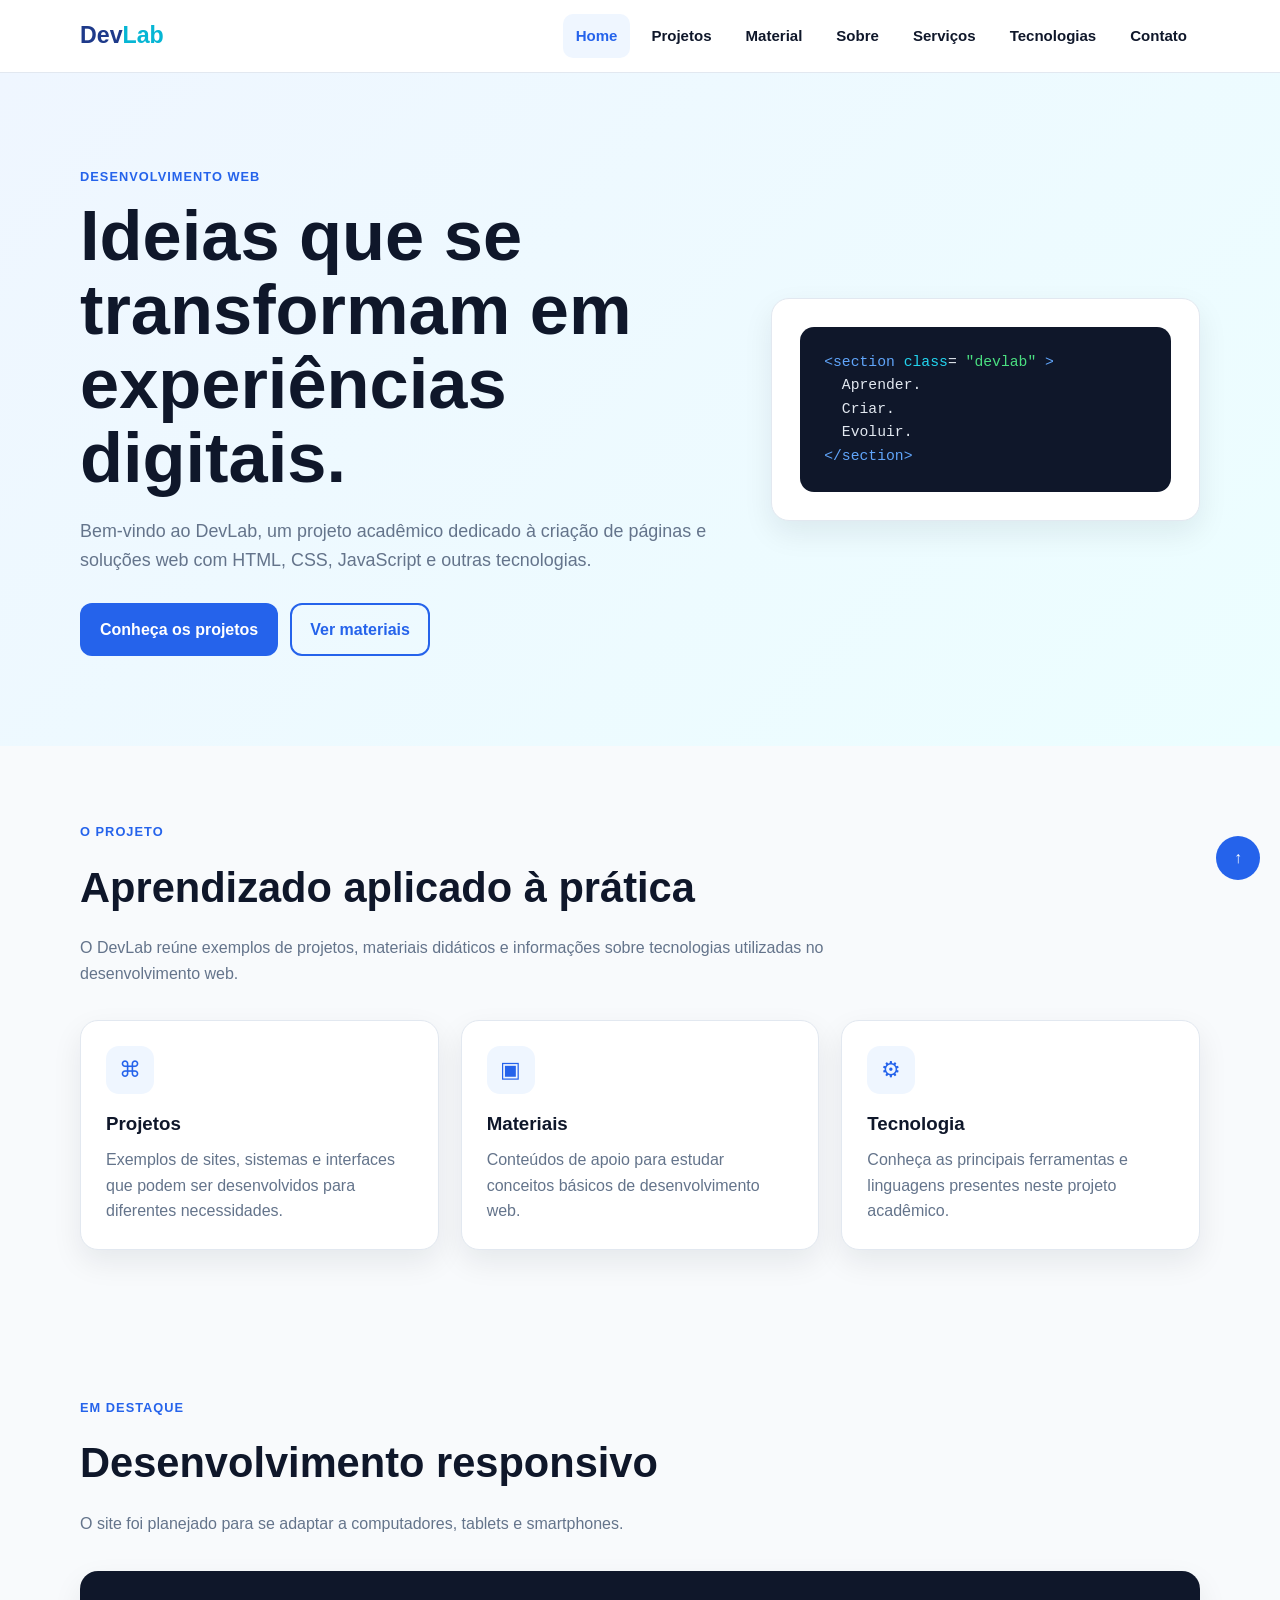
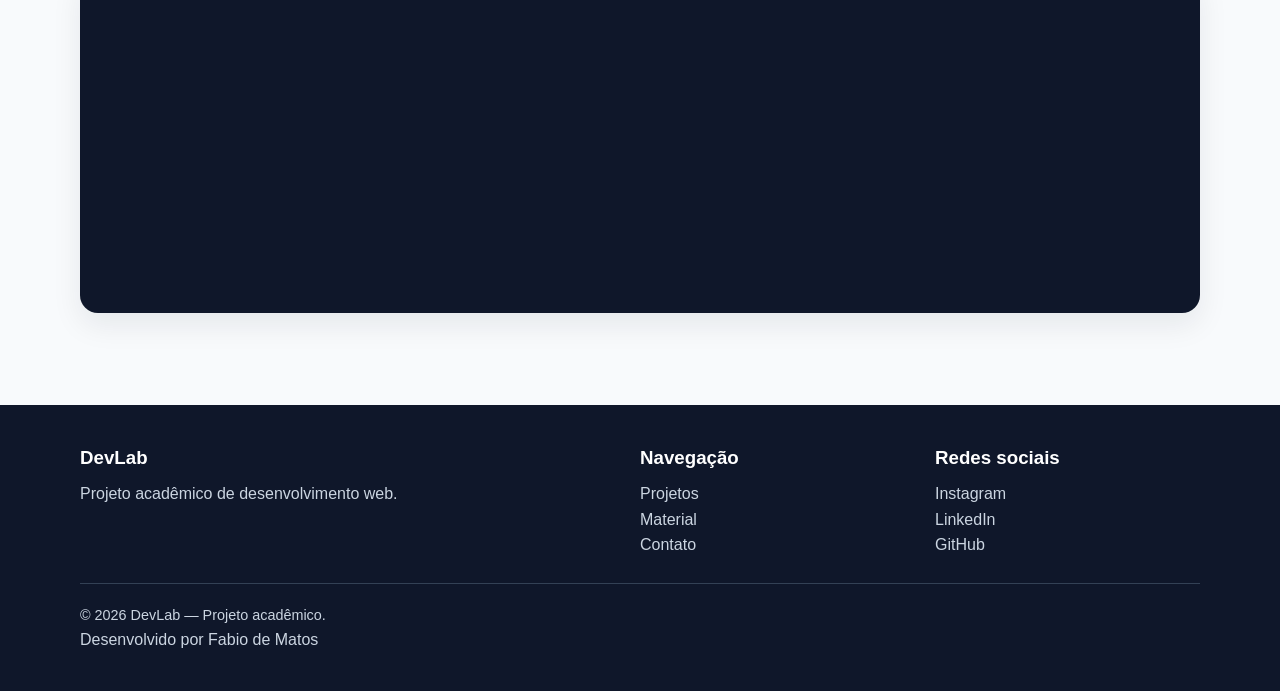
<file: index.html>
<!--
Projeto desenvolvido como atividade acadêmica da disciplina Desenvolvimento Web III, sob responsabilidade do
Prof. Dr. Márcio Rodrigo Santos - TADS - IFPR/Campus Colombo, além de figurar no meu portfólio do GitHub 
como projeto de prática e consolidação de habilidades como desenvolvedor web FullStack.

Desenvolvedor: Fabio de Matos
-->

<!DOCTYPE html>
    <html lang="pt-br">
    <head>
        <meta charset="UTF-8">
        <meta name="viewport" content="width=device-width, initial-scale=1.0">
        <meta name="description" content="DevLab - projetos, materiais e conhecimentos em desenvolvimento web.">
        <link rel="icon" href="favicon.ico">
        <link rel="stylesheet" href="css/style.css">
        <title>DevLab | Home</title>
    </head>
    <body>
        <header>
            <div class="container nav">
                <a class="logo" href="index.html">Dev<span>Lab</span></a>
                <nav>
                    <ul>
                        <li><a href="index.html">Home</a></li>
                        <li><a href="projetos.html">Projetos</a></li>
                        <li><a href="material.html">Material</a></li>
                        <li><a href="sobre.html">Sobre</a></li>
                        <li><a href="servicos.html">Serviços</a></li>
                        <li><a href="tecnologias.html">Tecnologias</a></li>
                        <li><a href="contato.html">Contato</a></li>
                    </ul>
                </nav>
            </div>
        </header>
        <main>
            <section class="hero">
                <div class="container hero-grid">
                    <div class="reveal">
                        <span class="eyebrow">Desenvolvimento Web</span>
                        <h1>Ideias que se transformam em experiências digitais.</h1>
                        <p class="lead">Bem-vindo ao DevLab, um projeto acadêmico dedicado à criação de páginas e 
                            soluções web com HTML, CSS, JavaScript e outras tecnologias.
                        </p>
                        <div class="btns">
                            <a class="btn btn-primary" href="projetos.html">Conheça os projetos</a>
                            <a class="btn btn-outline" href="material.html">Ver materiais</a>
                        </div>
                    </div>
                    <div class="hero-card reveal">
                        <div class="code-box">
                            <span class="blue">&lt;section</span> 
                            <span class="cyan">class</span>=
                            <span class="green">"devlab"</span>
                            <span class="blue">&gt;</span><br>
                            &nbsp;&nbsp;Aprender.<br>
                            &nbsp;&nbsp;Criar.<br>
                            &nbsp;&nbsp;Evoluir.<br>
                            <span class="blue">&lt;/section&gt;</span>
                        </div>
                    </div>
                </div>
            </section>

            <section>
                <div class="container">
                    <div class="section-head reveal">
                        <span class="eyebrow">O projeto</span>
                        <h2>Aprendizado aplicado à prática</h2>
                        <p>O DevLab reúne exemplos de projetos, materiais didáticos e informações sobre tecnologias 
                            utilizadas no desenvolvimento web.
                        </p>
                    </div>
                    <div class="grid">
                        <article class="card reveal">
                            <div class="icon">⌘</div>
                            <h3><a href="projetos.html">Projetos</a></h3>
                            <p>Exemplos de sites, sistemas e interfaces que podem ser desenvolvidos para diferentes 
                                necessidades.
                            </p>
                        </article>
                        <article class="card reveal">
                            <div class="icon">▣</div>
                            <h3><a href="materiais.html"></a>Materiais</h3>
                            <p>Conteúdos de apoio para estudar conceitos básicos de desenvolvimento web.</p>
                        </article>
                        <article class="card reveal">
                            <div class="icon">⚙</div>
                                <h3><a href="tecnologias.html"></a>Tecnologia</h3>
                                <p>Conheça as principais ferramentas e linguagens presentes neste projeto 
                                    acadêmico.
                                </p>
                            <div>
                        </article>
                    </div>
                </div>
            </section>

            <section>
                <div class="container">
                    <div class="section-head reveal">
                        <span class="eyebrow">Em destaque</span>
                        <h2>Desenvolvimento responsivo</h2>
                        <p>O site foi planejado para se adaptar a computadores, tablets e smartphones.</p>
                    </div>
                    <div class="video-wrap reveal">
                        <iframe width="560" height="315" src="https://www.youtube.com/watch?v=7dhIdVb6y1s&t=101s" 
                            title="YouTube video player" frameborder="0" allowfullscreen>
                        </iframe>
                    </div>
                </div>
            </section>
        </main>
        <footer>
            <div class="container">
                <div class="footer-grid">
                    <div>
                        <h3>DevLab</h3>
                        <p>Projeto acadêmico de desenvolvimento web.</p>
                    </div>
                    <div>
                        <h3>Navegação</h3>
                        <p>
                            <a href="projetos.html">Projetos</a><br>
                            <a href="material.html">Material</a><br>
                            <a href="contato.html">Contato</a>
                        </p>
                    </div>
                    <div>
                        <h3>Redes sociais</h3>
                        <p><a href="https://www.instagram.com/" target="_blank">Instagram</a><br>
                            <a href="https://www.linkedin.com/" target="_blank">LinkedIn</a><br>
                            <a href="https://github.com/" target="_blank">GitHub</a>
                        </p>
                    </div>
                </div>
                <div class="copy">© 2026 DevLab — Projeto acadêmico.</div>
                <p>Desenvolvido por Fabio de Matos</p>
            </div>
        </footer>
        <a class="back-top" href="#">↑</a>
        <script src="js/script.js"></script>
    </body>
</html>
</file>
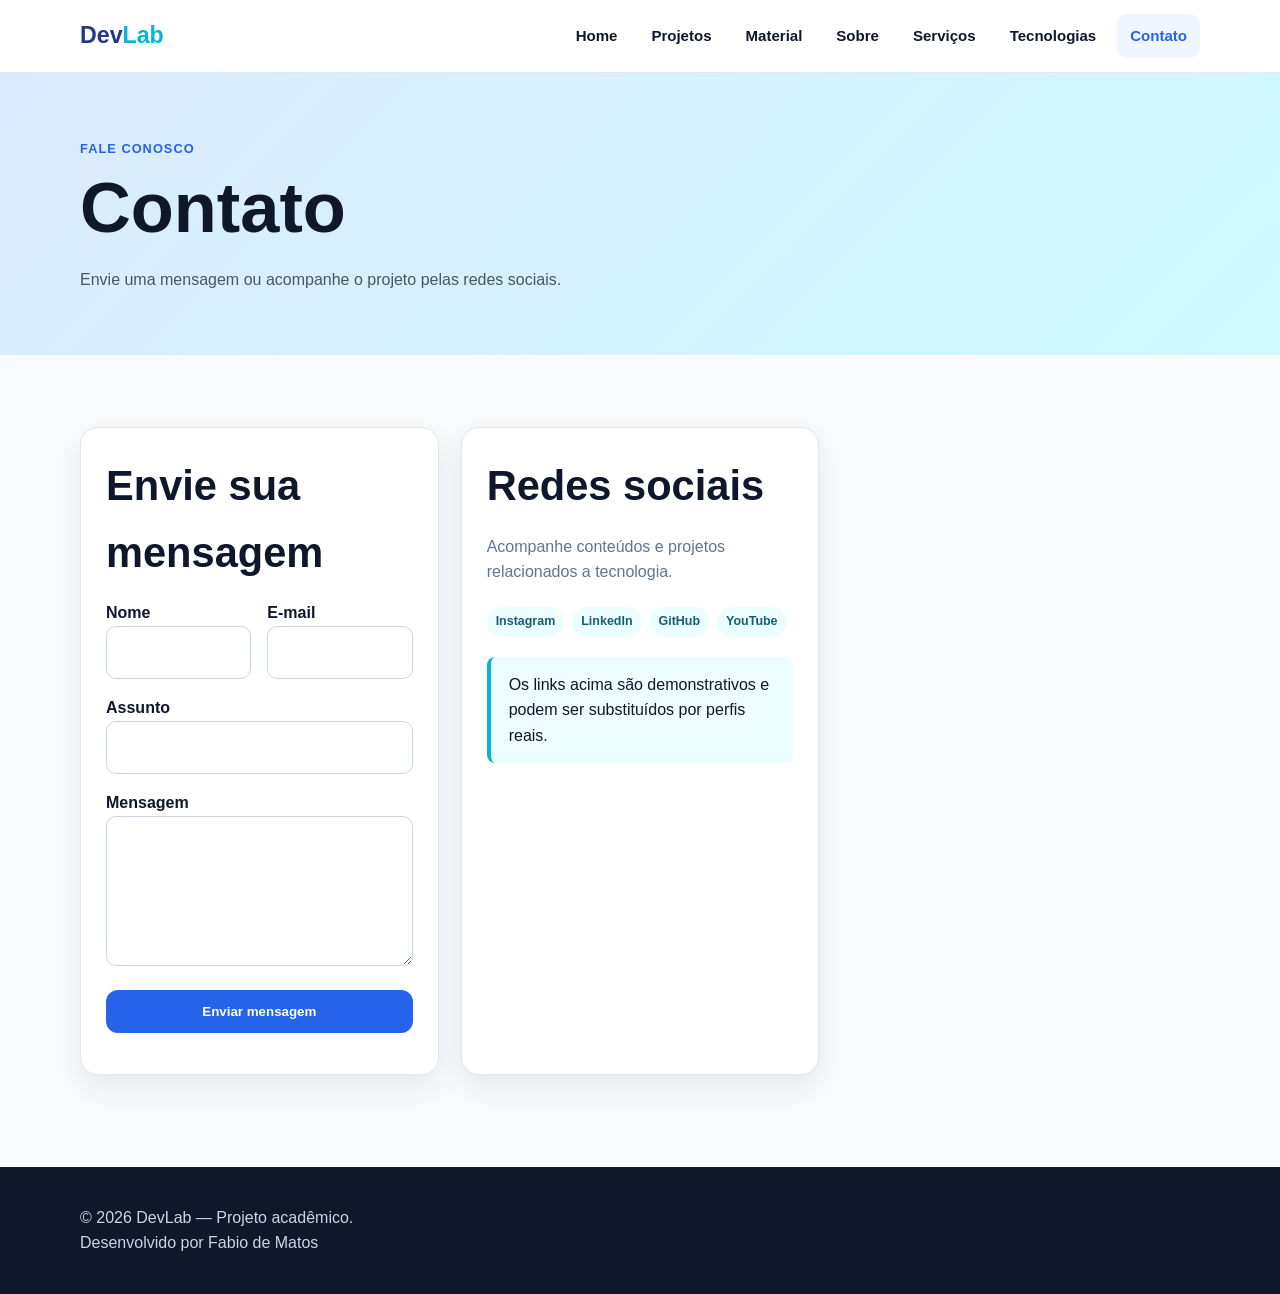
<file: contato.html>
<!--
Projeto desenvolvido como atividade acadêmica da disciplina Desenvolvimento Web III, sob responsabilidade do
Prof. Dr. Márcio Rodrigo Santos - TADS - IFPR/Campus Colombo, além de figurar no meu portfólio do GitHub 
como projeto de prática e consolidação de habilidades como desenvolvedor web FullStack.

Desenvolvedor: Fabio de Matos
-->

<!DOCTYPE html>
    <html lang="pt-br">
    <head>
        <meta charset="UTF-8">
        <meta name="viewport" content="width=device-width, initial-scale=1.0">
        <link rel="icon" href="favicon.ico">
        <link rel="stylesheet" href="css/style.css">
        <title>DevLab | Contato</title>
    </head>
    <body>
        <header>
            <div class="container nav">
                <a class="logo" href="index.html">Dev<span>Lab</span></a>
                <nav>
                    <ul>
                        <li><a href="index.html">Home</a></li>
                        <li><a href="projetos.html">Projetos</a></li>
                        <li><a href="material.html">Material</a></li>
                        <li><a href="sobre.html">Sobre</a></li>
                        <li><a href="servicos.html">Serviços</a></li>
                        <li><a href="tecnologias.html">Tecnologias</a></li>
                        <li><a href="contato.html">Contato</a></li>
                    </ul>
                </nav>
            </div>
        </header>
        <main>
            <section class="page-hero">
                <div class="container reveal">
                    <span class="eyebrow">Fale conosco</span>
                    <h1>Contato</h1>
                    <p>Envie uma mensagem ou acompanhe o projeto pelas redes sociais.</p>
                </div>
            </section>
            
            <section>
                <div class="container grid">
                    <div class="card reveal">
                        <h2>Envie sua mensagem</h2>
                        <form id="contactForm">
                            <div class="form-grid">
                                <div>
                                    <label for="nome">Nome</label>
                                    <input id="nome" name="nome" required>
                                </div>
                                <div>
                                    <label for="email">E-mail</label>
                                    <input id="email" name="email" type="email" required>
                                </div>
                            </div>
                            <div>
                                <label for="assunto">Assunto</label>
                                <input id="assunto" name="assunto" required>
                            </div>
                            <div>
                                <label for="mensagem">Mensagem</label>
                                <textarea id="mensagem" name="mensagem" required></textarea>
                            </div>
                            <button class="btn btn-primary" type="submit">Enviar mensagem</button>
                            <div id="formMessage"></div>
                        </form>
                    </div>
                    <div class="card reveal">
                        <h2>Redes sociais</h2>
                        <p>Acompanhe conteúdos e projetos relacionados a tecnologia.</p>
                        <div class="tags" style="margin-top:22px">
                            <a class="tag" href="https://www.instagram.com/" target="_blank">Instagram</a>
                            <a class="tag" href="https://www.linkedin.com/" target="_blank">LinkedIn</a>
                            <a class="tag" href="https://github.com/" target="_blank">GitHub</a>
                            <a class="tag" href="https://www.youtube.com/" target="_blank">YouTube</a>
                        </div>
                        <div class="notice">Os links acima são demonstrativos e podem ser substituídos por perfis reais.
                        </div>
                    </div>
                </div>
            </section>
        </main>
        <footer>
            <div class="container">
                <p>© 2026 DevLab — Projeto acadêmico.</p>
                <p>Desenvolvido por Fabio de Matos</p>
            </div>
        </footer>
        <script src="js/script.js"></script>
    </body>
</html>
</file>
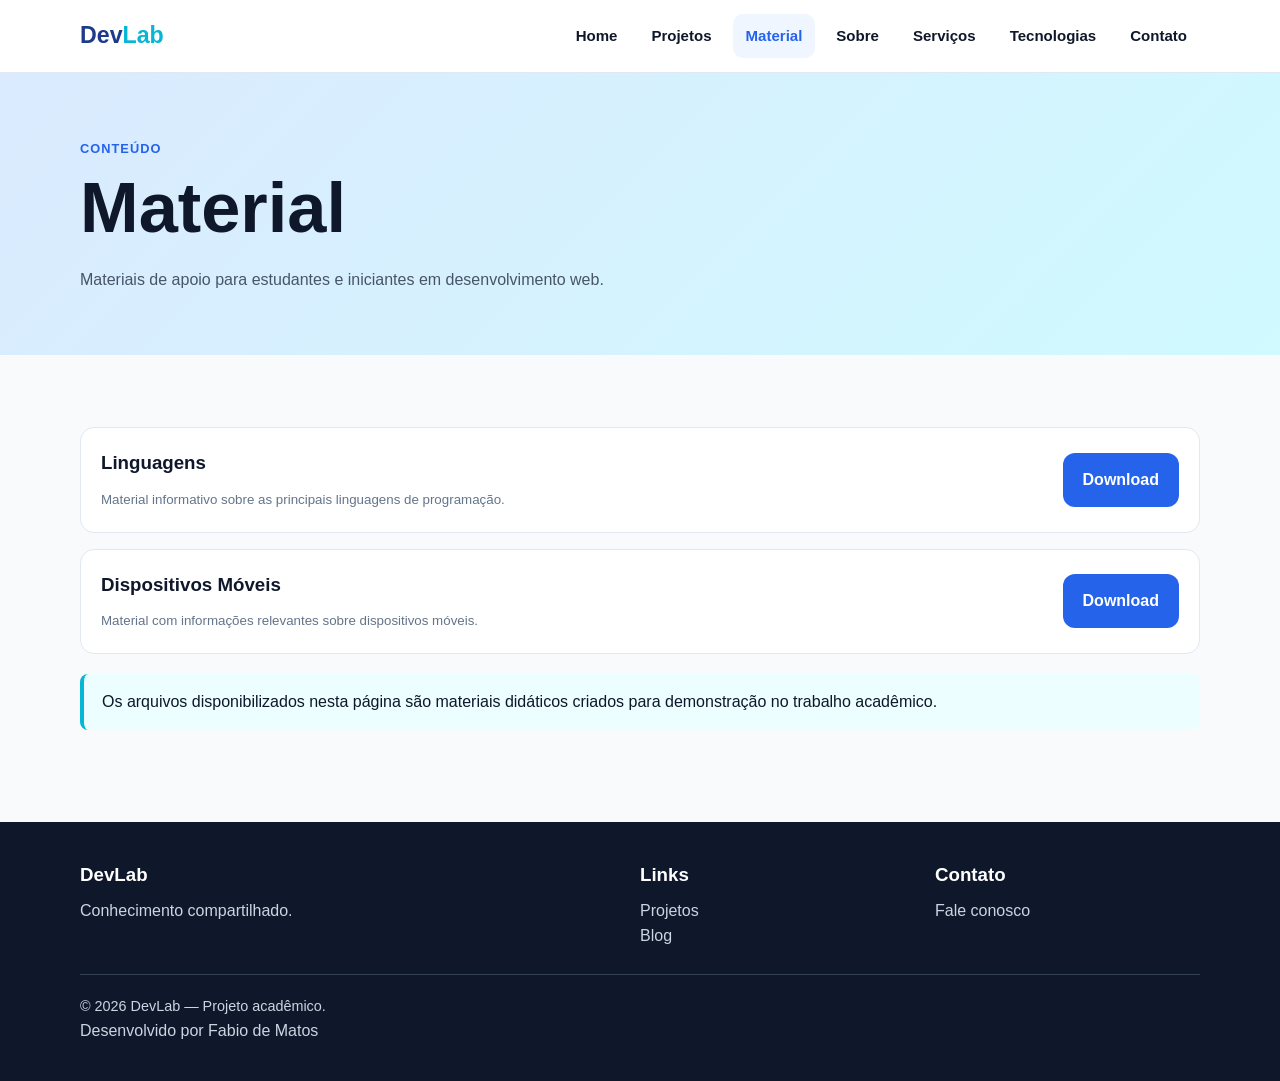
<file: material.html>
<!--
Projeto desenvolvido como atividade acadêmica da disciplina Desenvolvimento Web III, sob responsabilidade do
Prof. Dr. Márcio Rodrigo Santos - TADS - IFPR/Campus Colombo, além de figurar no meu portfólio do GitHub 
como projeto de prática e consolidação de habilidades como desenvolvedor web FullStack.

Desenvolvedor: Fabio de Matos
-->

<!DOCTYPE html><html lang="pt-br">
    <head>
        <meta charset="UTF-8">
        <meta name="viewport" content="width=device-width, initial-scale=1.0">
        <link rel="icon" href="favicon.ico"><link rel="stylesheet" href="css/style.css">
        <title>DevLab | Material</title>
    </head>
    <body>
        <header>
            <div class="container nav">
                <a class="logo" href="index.html">Dev<span>Lab</span></a>
                <nav>
                    <ul>
                        <li><a href="index.html">Home</a></li>
                        <li><a href="projetos.html">Projetos</a></li>
                        <li><a href="material.html">Material</a></li>
                        <li><a href="sobre.html">Sobre</a></li>
                        <li><a href="servicos.html">Serviços</a></li>
                        <li><a href="tecnologias.html">Tecnologias</a></li>
                        <li><a href="contato.html">Contato</a></li>
                    </ul>
                </nav>
            </div>
        </header>
        <main>
            <section class="page-hero">
                <div class="container reveal">
                    <span class="eyebrow">Conteúdo</span>
                    <h1>Material</h1>
                    <p>Materiais de apoio para estudantes e iniciantes em desenvolvimento web.</p>
                </div>
            </section>

            <section>
                <div class="container">
                    <div class="material-list">
                        <div class="material reveal">
                            <div>
                                <h3>Linguagens</h3>
                                <small>Material informativo sobre as principais linguagens de programação.</small>
                            </div>
                            <a class="btn btn-primary" href="materiais/linguagens.pdf" target="blank" download>Download</a> 
                        </div>
                        <div class="material reveal"><div>
                            <h3>Dispositivos Móveis</h3>
                            <small>Material com informações relevantes sobre dispositivos móveis.</small>
                        </div>
                        <a class="btn btn-primary" href="materiais/dispositivos_móveis.PDF" target="_blank" download>Download</a>
                    </div>
                </div>
                <div class="notice">Os arquivos disponibilizados nesta página são materiais didáticos criados 
                    para demonstração no trabalho acadêmico.
                </div>
                </div>
            </section>
        </main>
        <footer>
            <div class="container">
                <div class="footer-grid">
                    <div>
                        <h3>DevLab</h3>
                        <p>Conhecimento compartilhado.</p>
                    </div>
                    <div>
                        <h3>Links</h3>
                        <p><a href="projetos.html">Projetos</a><br>
                            <a href="blog.html">Blog</a>
                        </p>
                    </div>
                    <div>
                        <h3>Contato</h3>
                        <p><a href="contato.html">Fale conosco</a></p>
                    </div>
                </div>
                <div class="copy">© 2026 DevLab — Projeto acadêmico.</div>
                    <p>Desenvolvido por Fabio de Matos</p>
                </div>
        </footer>
        <script src="js/script.js"></script>
    </body>
</html>
</file>
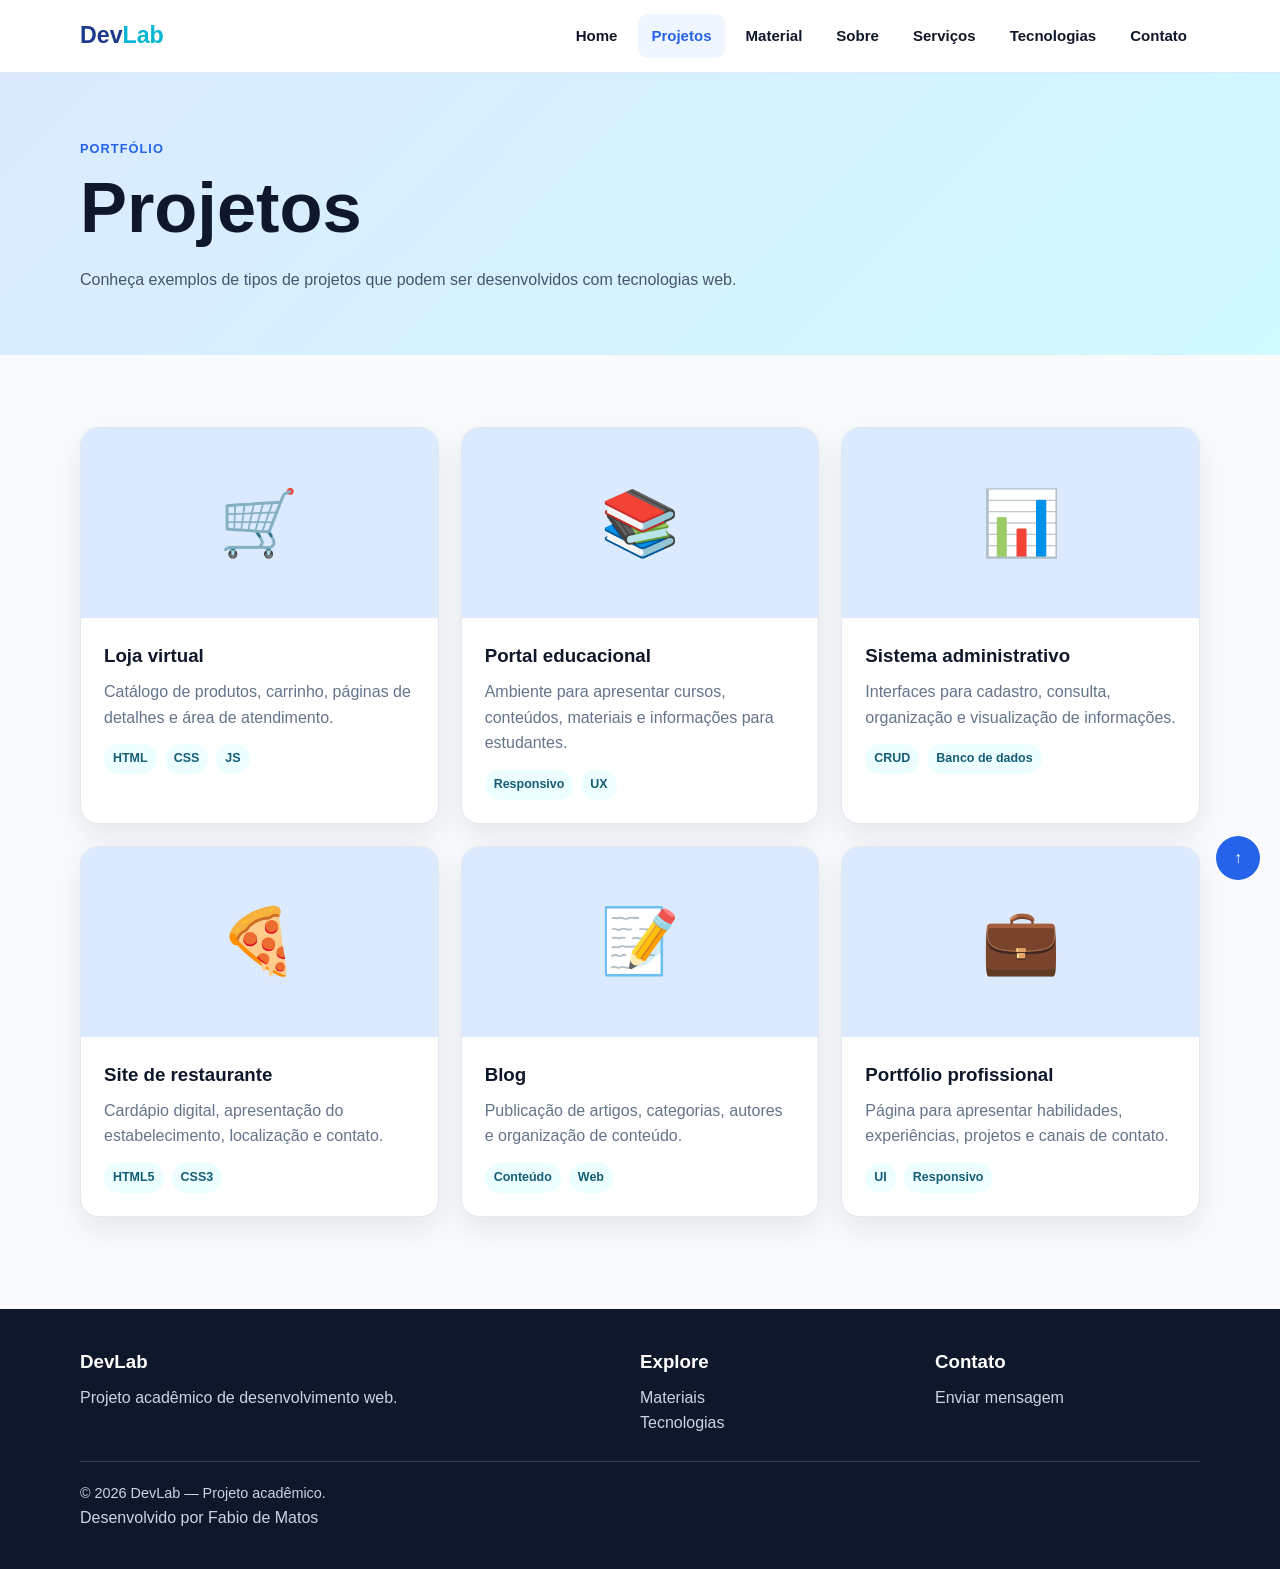
<file: projetos.html>
<!--
Projeto desenvolvido como atividade acadêmica da disciplina Desenvolvimento Web III, sob responsabilidade do
Prof. Dr. Márcio Rodrigo Santos - TADS - IFPR/Campus Colombo, além de figurar no meu portfólio do GitHub 
como projeto de prática e consolidação de habilidades como desenvolvedor web FullStack.

Desenvolvedor: Fabio de Matos
-->

<!DOCTYPE html>
    <html lang="pt-br">
    <head>
        <meta charset="UTF-8">
        <meta name="viewport" content="width=device-width, initial-scale=1.0">
        <link rel="icon" href="favicon.ico">
        <link rel="stylesheet" href="css/style.css">
        <title>DevLab | Projetos</title>
    </head>
    <body>
        <header>
            <div class="container nav">
                <a class="logo" href="index.html">Dev<span>Lab</span></a>
                <nav>
                    <ul>
                        <li><a href="index.html">Home</a></li>
                        <li><a href="projetos.html">Projetos</a></li>
                        <li><a href="material.html">Material</a></li>
                        <li><a href="sobre.html">Sobre</a></li>
                        <li><a href="servicos.html">Serviços</a></li>
                        <li><a href="tecnologias.html">Tecnologias</a></li>
                        <li><a href="contato.html">Contato</a></li>
                    </ul>
                </nav>
            </div>
        </header>

        <main>
            <section class="page-hero">
                    <div class="container reveal">
                        <span class="eyebrow">Portfólio</span>
                        <h1>Projetos</h1>
                        <p>Conheça exemplos de tipos de projetos que podem ser desenvolvidos com tecnologias web.</p>
                    </div>
            </section>

            <section><div class="container"><div class="grid"><article class="card project-card reveal"><div class="project-img" style="display:grid;place-items:center;font-size:4rem">🛒</div><div class="content"><h3>Loja virtual</h3><p>Catálogo de produtos, carrinho, páginas de detalhes e área de atendimento.</p><div class="tags"><span class="tag">HTML</span><span class="tag">CSS</span><span class="tag">JS</span></div></div></article>
                <article class="card project-card reveal">
                    <div class="project-img" style="display:grid;place-items:center;font-size:4rem">📚</div>
                    <div class="content">
                        <h3>Portal educacional</h3>
                        <p>Ambiente para apresentar cursos, conteúdos, materiais e informações para estudantes.</p>
                        <div class="tags">
                            <span class="tag">Responsivo</span>
                            <span class="tag">UX</span>
                        </div>
                    </div>
                </article>
                <article class="card project-card reveal">
                    <div class="project-img" style="display:grid;place-items:center;font-size:4rem">📊</div>
                    <div class="content">
                        <h3>Sistema administrativo</h3>
                        <p>Interfaces para cadastro, consulta, organização e visualização de informações.</p>
                        <div class="tags">
                            <span class="tag">CRUD</span>
                            <span class="tag">Banco de dados</span>
                        </div>
                    </div>
                </article>
                <article class="card project-card reveal">
                    <div class="project-img" style="display:grid;place-items:center;font-size:4rem">🍕</div>
                    <div class="content">
                        <h3>Site de restaurante</h3>
                        <p>Cardápio digital, apresentação do estabelecimento, localização e contato.</p>
                        <div class="tags">
                            <span class="tag">HTML5</span>
                            <span class="tag">CSS3</span>
                        </div>
                    </div>
                </article>
                <article class="card project-card reveal">
                    <div class="project-img" style="display:grid;place-items:center;font-size:4rem">📝</div>
                    <div class="content">
                        <h3>Blog</h3>
                        <p>Publicação de artigos, categorias, autores e organização de conteúdo.</p>
                        <div class="tags">
                            <span class="tag">Conteúdo</span>
                            <span class="tag">Web</span>
                        </div>
                    </div>
                </article>
                <article class="card project-card reveal">
                    <div class="project-img" style="display:grid;place-items:center;font-size:4rem">💼</div>
                    <div class="content">
                        <h3>Portfólio profissional</h3>
                        <p>Página para apresentar habilidades, experiências, projetos e canais de contato.</p>
                        <div class="tags">
                            <span class="tag">UI</span>
                            <span class="tag">Responsivo</span>
                        </div>
                    </div>
                </article>
            </section>
        </main>
            
        <footer>
            <div class="container">
                <div class="footer-grid"><div>
                    <h3>DevLab</h3>
                    <p>Projeto acadêmico de desenvolvimento web.</p>
                </div>
                <div>
                    <h3>Explore</h3>
                    <p>
                        <a href="material.html">Materiais</a><br>
                        <a href="tecnologias.html">Tecnologias</a>
                    </p>
                </div>
                <div>
                    <h3>Contato</h3>
                    <p>
                        <a href="contato.html">Enviar mensagem</a>
                    </p>
                </div>
            </div>
            <div class="copy">© 2026 DevLab — Projeto acadêmico.</div>
                <p>Desenvolvido por Fabio de Matos</p>
            </div>
        </footer>
        <a class="back-top" href="#">↑</a>
        <script src="js/script.js"></script>
    </body>
</html>
</file>
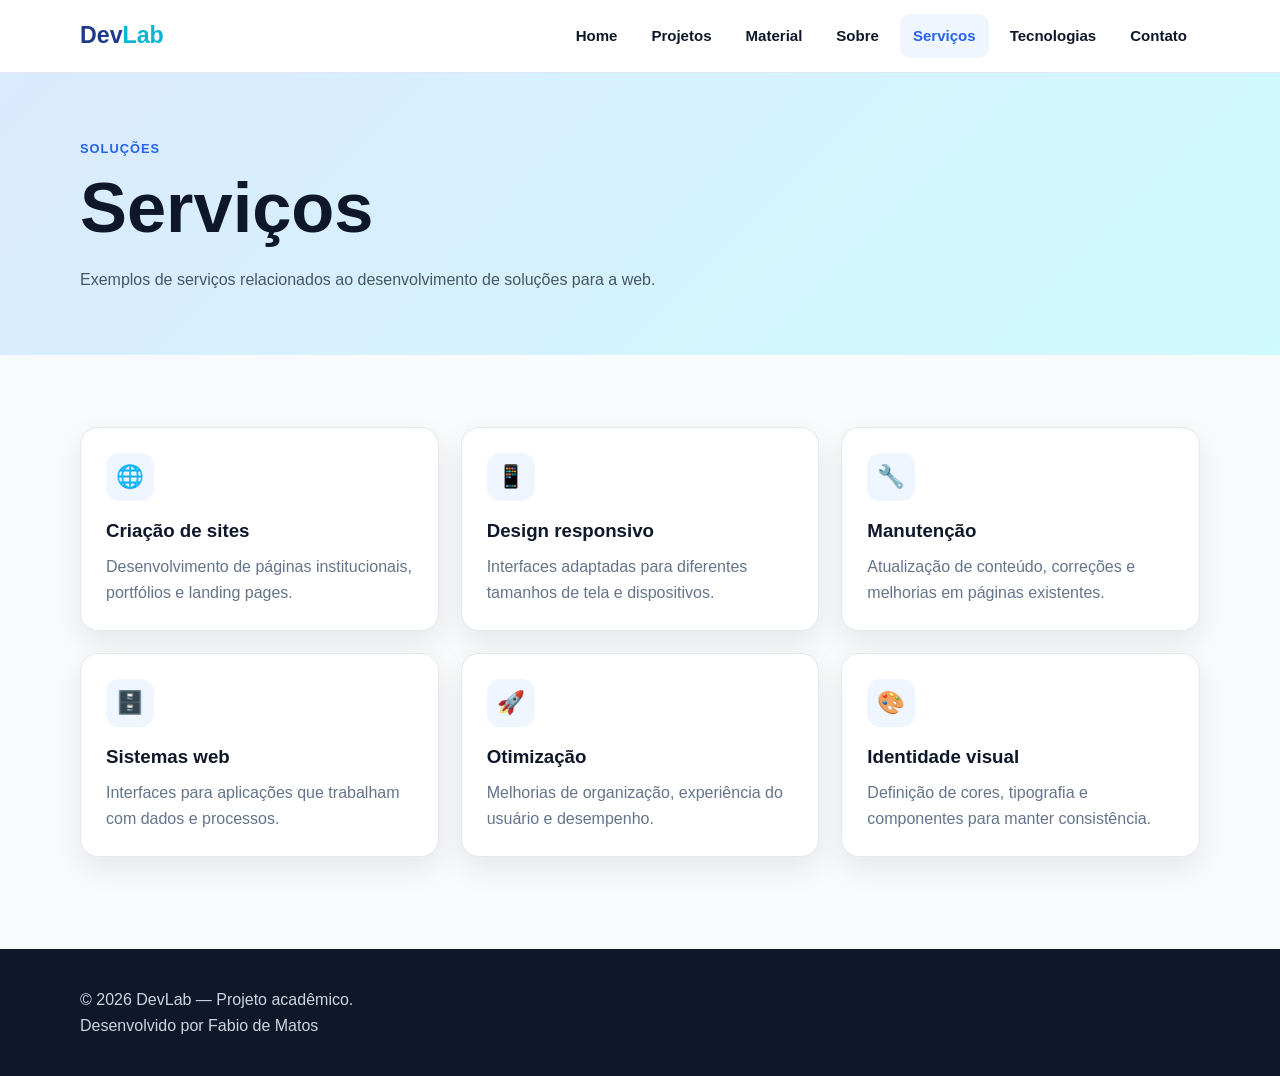
<file: servicos.html>
<!--
Projeto desenvolvido como atividade acadêmica da disciplina Desenvolvimento Web III, sob responsabilidade do
Prof. Dr. Márcio Rodrigo Santos - TADS - IFPR/Campus Colombo, além de figurar no meu portfólio do GitHub 
como projeto de prática e consolidação de habilidades como desenvolvedor web FullStack.

Desenvolvedor: Fabio de Matos
-->

<!DOCTYPE html>
    <html lang="pt-br">
    <head>
        <meta charset="UTF-8">
        <meta name="viewport" content="width=device-width, initial-scale=1.0">
        <link rel="icon" href="favicon.ico">
        <link rel="stylesheet" href="css/style.css">
        <title>DevLab | Serviços</title>
    </head>
    <body>
        <header>
            <div class="container nav">
                <a class="logo" href="index.html">Dev<span>Lab</span></a>
                <nav>
                    <ul>
                        <li><a href="index.html">Home</a></li>
                        <li><a href="projetos.html">Projetos</a></li>
                        <li><a href="material.html">Material</a></li>
                        <li><a href="sobre.html">Sobre</a></li>
                        <li><a href="servicos.html">Serviços</a></li>
                        <li><a href="tecnologias.html">Tecnologias</a></li>
                        <li><a href="contato.html">Contato</a></li>
                    </ul>
                </nav>
            </div>
        </header>
        <main>
            <section class="page-hero">
                <div class="container reveal">
                    <span class="eyebrow">Soluções</span>
                    <h1>Serviços</h1>
                    <p>Exemplos de serviços relacionados ao desenvolvimento de soluções para a web.</p>
                </div>
            </section>
            <section>
                <div class="container grid">
                    <article class="card reveal">
                        <div class="icon">🌐</div>
                        <h3>Criação de sites</h3>
                        <p>Desenvolvimento de páginas institucionais, portfólios e landing pages.</p>
                    </article>
                    <article class="card reveal">
                        <div class="icon">📱</div>
                        <h3>Design responsivo</h3>
                        <p>Interfaces adaptadas para diferentes tamanhos de tela e dispositivos.</p>
                    </article>
                    <article class="card reveal">
                        <div class="icon">🔧</div>
                        <h3>Manutenção</h3>
                        <p>Atualização de conteúdo, correções e melhorias em páginas existentes.</p>
                    </article>
                    <article class="card reveal">
                        <div class="icon">🗄️</div>
                        <h3>Sistemas web</h3>
                        <p>Interfaces para aplicações que trabalham com dados e processos.</p>
                    </article>
                    <article class="card reveal">
                        <div class="icon">🚀</div>
                        <h3>Otimização</h3>
                        <p>Melhorias de organização, experiência do usuário e desempenho.</p>
                    </article><article class="card reveal">
                        <div class="icon">🎨</div>
                        <h3>Identidade visual</h3>
                        <p>Definição de cores, tipografia e componentes para manter consistência.</p>
                    </article>
                </div>
            </section>
        </main>
        <footer>
            <div class="container">
                <p>© 2026 DevLab — Projeto acadêmico.</p>
                <p>Desenvolvido por Fabio de Matos</p>
            </div>
        </footer>
        <script src="js/script.js"></script>
    </body>
</html>
</file>
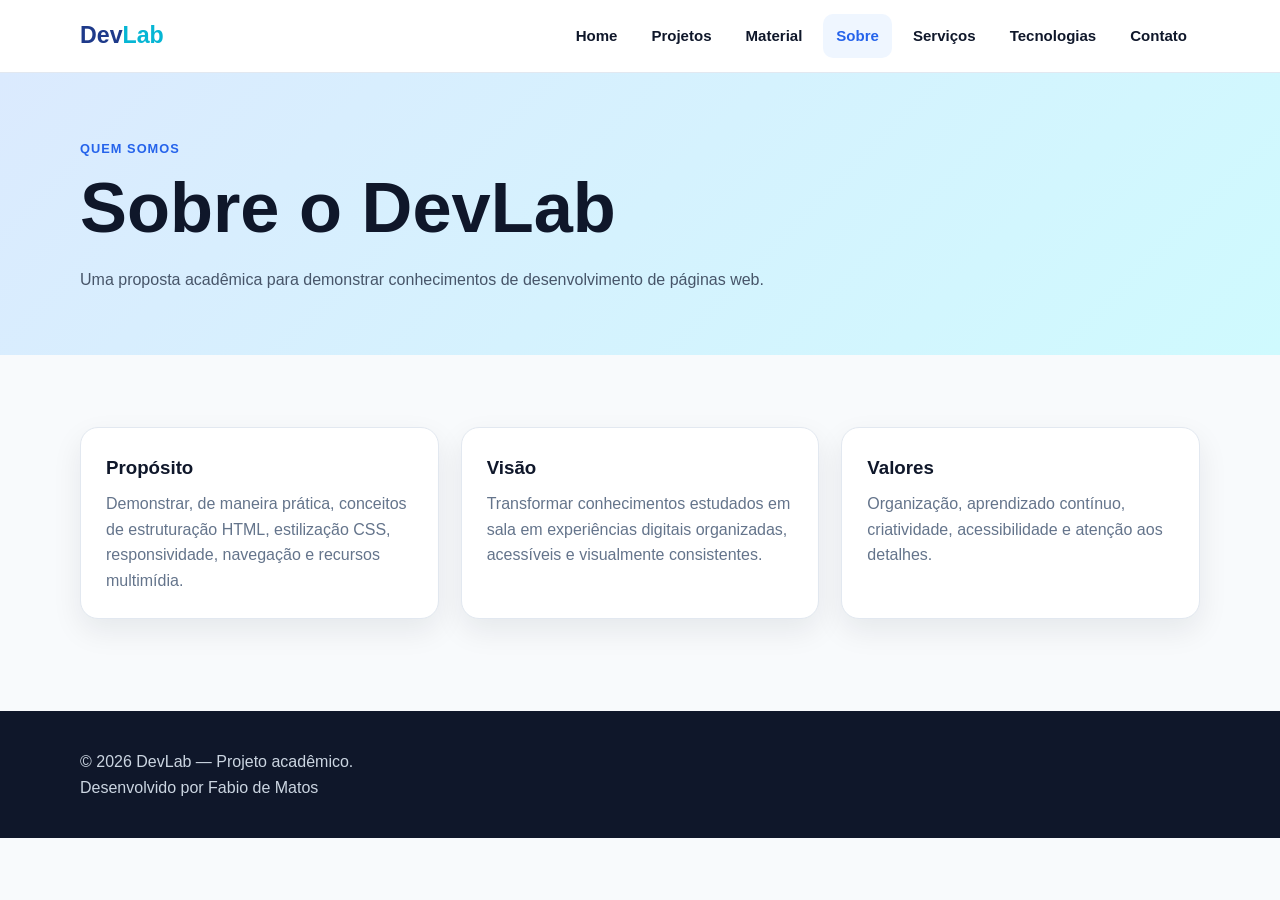
<file: sobre.html>
<!--
Projeto desenvolvido como atividade acadêmica da disciplina Desenvolvimento Web III, sob responsabilidade do
Prof. Dr. Márcio Rodrigo Santos - TADS - IFPR/Campus Colombo, além de figurar no meu portfólio do GitHub 
como projeto de prática e consolidação de habilidades como desenvolvedor web FullStack.

Desenvolvedor: Fabio de Matos
-->

<!DOCTYPE html>
    <html lang="pt-br">
    <head>
        <meta charset="UTF-8">
        <meta name="viewport" content="width=device-width, initial-scale=1.0">
        <link rel="icon" href="favicon.ico">
        <link rel="stylesheet" href="css/style.css">
        <title>DevLab | Sobre</title>
    </head>
    <body>
        <header>
            <div class="container nav">
                <a class="logo" href="index.html">Dev<span>Lab</span></a>
                <nav>
                    <ul>
                        <li><a href="index.html">Home</a></li>
                        <li><a href="projetos.html">Projetos</a></li>
                        <li><a href="material.html">Material</a></li>
                        <li><a href="sobre.html">Sobre</a></li>
                        <li><a href="servicos.html">Serviços</a></li>
                        <li><a href="tecnologias.html">Tecnologias</a></li>
                        <li><a href="contato.html">Contato</a></li>
                    </ul>
                </nav>
            </div>
        </header>
        <main>
            <section class="page-hero">
                <div class="container reveal">
                    <span class="eyebrow">Quem somos</span>
                    <h1>Sobre o DevLab</h1>
                    <p>Uma proposta acadêmica para demonstrar conhecimentos de desenvolvimento de páginas web.</p>
                </div>
            </section>
            
            <section>
                <div class="container grid">
                    <article class="card reveal">
                        <h3>Propósito</h3>
                        <p>Demonstrar, de maneira prática, conceitos de estruturação HTML, estilização CSS, 
                            responsividade, navegação e recursos multimídia.
                        </p>
                    </article>
                    
                    <article class="card reveal">
                        <h3>Visão</h3>
                        <p>Transformar conhecimentos estudados em sala em experiências digitais organizadas, 
                            acessíveis e visualmente consistentes.
                        </p>
                    </article>
                    
                    <article class="card reveal">
                        <h3>Valores</h3>
                        <p>Organização, aprendizado contínuo, criatividade, acessibilidade e atenção aos detalhes.</p>
                    </article>
                </div>
            </section>
        </main>
        <footer>
            <div class="container">
                <p>© 2026 DevLab — Projeto acadêmico.</p>
                <p>Desenvolvido por Fabio de Matos</p>
            </div>
        </footer>
        <script src="js/script.js"></script>
    </body>
</html>
</file>
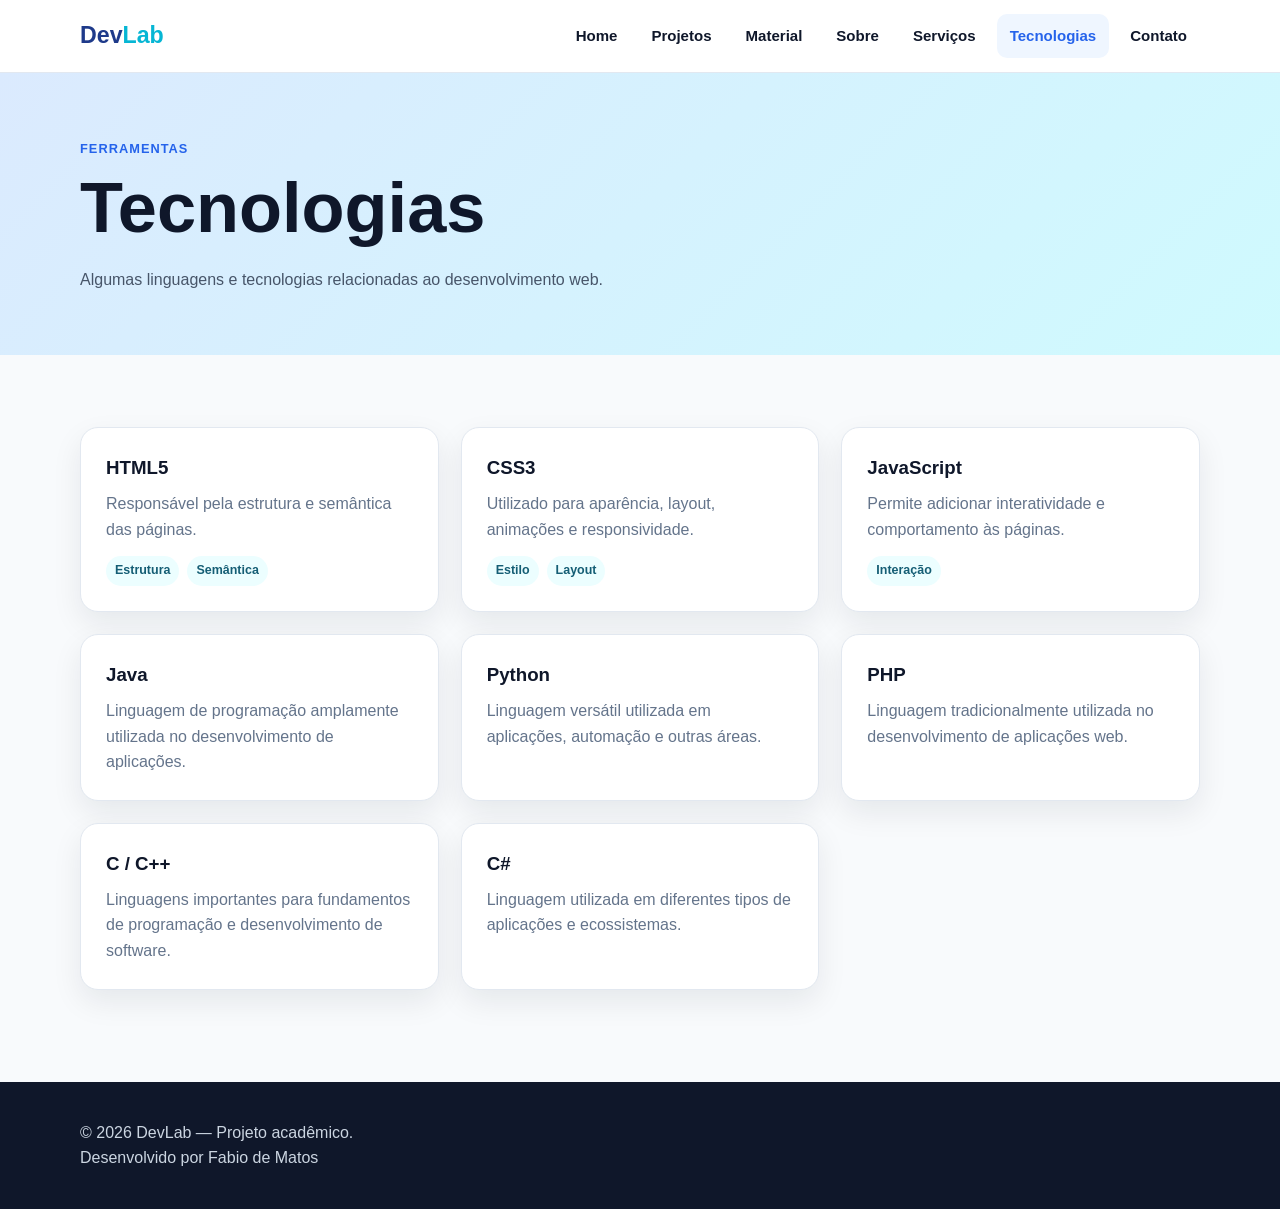
<file: tecnologias.html>
<!--
Projeto desenvolvido como atividade acadêmica da disciplina Desenvolvimento Web III, sob responsabilidade do
Prof. Dr. Márcio Rodrigo Santos - TADS - IFPR/Campus Colombo, além de figurar no meu portfólio do GitHub 
como projeto de prática e consolidação de habilidades como desenvolvedor web FullStack.

Desenvolvedor: Fabio de Matos
-->

<!DOCTYPE html>
    <html lang="pt-br">
    <head>
        <meta charset="UTF-8">
        <meta name="viewport" content="width=device-width, initial-scale=1.0">
        <link rel="icon" href="favicon.ico">
        <link rel="stylesheet" href="css/style.css">
        <title>DevLab | Tecnologias</title>
    </head>
    <body>
        <header>
            <div class="container nav">
                <a class="logo" href="index.html">Dev<span>Lab</span></a>
                <nav>
                    <ul>
                        <li><a href="index.html">Home</a></li>
                        <li><a href="projetos.html">Projetos</a></li>
                        <li><a href="material.html">Material</a></li>
                        <li><a href="sobre.html">Sobre</a></li>
                        <li><a href="servicos.html">Serviços</a></li>
                        <li><a href="tecnologias.html">Tecnologias</a></li>
                        <li><a href="contato.html">Contato</a></li>
                    </ul>
                </nav>
            </div>
        </header>
        <main>
            <section class="page-hero">
                <div class="container reveal">
                    <span class="eyebrow">Ferramentas</span>
                    <h1>Tecnologias</h1>
                    <p>Algumas linguagens e tecnologias relacionadas ao desenvolvimento web.</p>
                </div>
            </section>

            <section>
                <div class="container grid">
                    <article class="card reveal">
                        <h3>HTML5</h3>
                        <p>Responsável pela estrutura e semântica das páginas.</p>
                        <div class="tags">
                            <span class="tag">Estrutura</span>
                            <span class="tag">Semântica</span>
                        </div>
                    </article>

                    <article class="card reveal">
                        <h3>CSS3</h3>
                        <p>Utilizado para aparência, layout, animações e responsividade.</p>
                        <div class="tags">
                            <span class="tag">Estilo</span>
                            <span class="tag">Layout</span>
                        </div>
                    </article>

                    <article class="card reveal">
                        <h3>JavaScript</h3>
                        <p>Permite adicionar interatividade e comportamento às páginas.</p>
                        <div class="tags">
                            <span class="tag">Interação</span>
                        </div>
                    </article>

                    <article class="card reveal">
                        <h3>Java</h3>
                        <p>Linguagem de programação amplamente utilizada no desenvolvimento de aplicações.</p>
                    </article>

                    <article class="card reveal">
                        <h3>Python</h3>
                        <p>Linguagem versátil utilizada em aplicações, automação e outras áreas.</p>
                    </article>

                    <article class="card reveal">
                        <h3>PHP</h3>
                        <p>Linguagem tradicionalmente utilizada no desenvolvimento de aplicações web.</p>
                    </article>

                    <article class="card reveal">
                        <h3>C / C++</h3>
                        <p>Linguagens importantes para fundamentos de programação e desenvolvimento de software.</p>
                        </article>

                    <article class="card reveal">
                        <h3>C#</h3>
                        <p>Linguagem utilizada em diferentes tipos de aplicações e ecossistemas.</p>
                    </article>

                </div>
            </section>
        </main>
        <footer>
            <div class="container">
                <p>© 2026 DevLab — Projeto acadêmico.</p>
                <p>Desenvolvido por Fabio de Matos</p>
            </div>
        </footer>
        <script src="js/script.js"></script>
    </body>
</html>
</file>
<file: css/style.css>
/* 
Projeto desenvolvido como atividade acadêmica da disciplina Desenvolvimento Web III, sob responsabilidade do
Prof. Dr. Márcio Rodrigo Santos - TADS - IFPR/Campus Colombo, além de figurar no meu portfólio do GitHub 
como projeto de prática e consolidação de habilidades como desenvolvedor web FullStack.

Desenvolvedor: Fabio de Matos
*/

:root{
  --primary:#2563eb;
  --primary-dark:#1e3a8a;
  --accent:#06b6d4;
  --bg:#f8fafc;
  --surface:#ffffff;
  --text:#0f172a;
  --muted:#64748b;
  --border:#e2e8f0;
  --shadow:0 12px 30px rgba(15,23,42,.08);
  --radius:18px;
}

*{
  box-sizing:border-box;
  margin:0;
  padding:0;
}

html{
  scroll-behavior:smooth;
}

body{
  font-family:Arial,Helvetica,sans-serif;
  background:var(--bg);
  color:var(--text);
  line-height:1.6;
}

a{
  text-decoration:none;
  color:inherit;
}

img,video{
  max-width:100%;
  display:block;
}

.container{
  width:min(1120px,92%);
  margin:auto;
}

header{
  position:sticky;
  top:0;
  z-index:100;
  background:rgba(255,255,255,.96);
  border-bottom:1px solid var(--border);
  backdrop-filter:blur(8px);
}

.nav{
  min-height:72px;
  display:flex;
  align-items:center;
  justify-content:space-between;
  gap:24px;
}

.logo{
  font-size:1.45rem;
  font-weight:800;
  color:var(--primary-dark);
}

.logo span{
  color:var(--accent);
}

nav ul{
  list-style:none;
  display:flex;
  gap:8px;
  flex-wrap:wrap;
}

nav a{
  display:block;
  padding:10px 13px;
  border-radius:10px;
  font-weight:700;
  font-size:.94rem;
}

nav a:hover,nav a.active{
  background:#eff6ff;
  color:var(--primary);
}

.hero{
  padding:90px 0;
  background:linear-gradient(135deg,#eff6ff,#ecfeff);
}

.hero-grid{
  display:grid;
  grid-template-columns:1.2fr .8fr;
  gap:48px;
  align-items:center;
}

.eyebrow{
  display:inline-block;
  color:var(--primary);
  font-weight:800;
  text-transform:uppercase;
  letter-spacing:.08em;
  font-size:.8rem;
  margin-bottom:12px;
}

h1{
  font-size:clamp(2.3rem,6vw,4.4rem);
  line-height:1.05;
  margin-bottom:22px;
}

h2{
  font-size:clamp(1.8rem,4vw,2.6rem);
  margin-bottom:14px;
}

h3{
  margin-bottom:8px;
}

.lead{
  font-size:1.12rem;
  color:var(--muted);
  max-width:680px;
}

.btns{
  display:flex;
  gap:12px;
  flex-wrap:wrap;
  margin-top:28px;
}

.btn{
  display:inline-block;
  padding:12px 18px;
  border-radius:12px;
  font-weight:800;
  border:2px solid transparent;
  transition:.25s;
}

.btn-primary{
  background:var(--primary);
  color:#fff;
}

.btn-primary:hover{
  background:var(--primary-dark);
  transform:translateY(-2px);
}

.btn-outline{
  border-color:var(--primary);
  color:var(--primary);
}

.btn-outline:hover{
  background:#eff6ff;
}

.hero-card{
  background:var(--surface);
  padding:28px;
  border-radius:var(--radius);
  box-shadow:var(--shadow);
  border:1px solid var(--border);
  animation:float 4s ease-in-out infinite;
}

.code-box{
  background:#0f172a;
  color:#e2e8f0;
  padding:24px;
  border-radius:14px;
  font-family:Consolas,monospace;
  font-size:.92rem;
}

.code-box .blue{
  color:#60a5fa;
}

.code-box .cyan{
  color:#22d3ee;
}

.code-box .green{
  color:#4ade80;
}

section{
  padding:72px 0;
}

.section-head{
  max-width:760px;
  margin-bottom:34px;
}

.section-head p{
  color:var(--muted);
}

.grid{
  display:grid;
  grid-template-columns:repeat(3,1fr);
  gap:22px;
}

.card{
  background:var(--surface);
  padding:25px;
  border:1px solid var(--border);
  border-radius:var(--radius);
  box-shadow:var(--shadow);
  transition:.25s;
}

.card:hover{
  transform:translateY(-5px);
}

.icon{
  width:48px;
  height:48px;
  border-radius:13px;
  display:grid;
  place-items:center;
  background:#eff6ff;
  color:var(--primary);
  font-size:1.4rem;
  margin-bottom:15px;
}

.card p{
  color:var(--muted);
}

.tags{
  display:flex;
  gap:8px;
  flex-wrap:wrap;
  margin-top:14px;
}

.tag{
  font-size:.78rem;
  padding:5px 9px;
  background:#ecfeff;
  color:#155e75;
  border-radius:999px;
  font-weight:700;
}

.page-hero{
  padding:62px 0;
  background:linear-gradient(135deg,#dbeafe,#cffafe);
}

.page-hero p{
  color:#475569; 
  max-width:760px;
}

.project-card{
  overflow:hidden;
  padding:0;
}

.project-card .content{
  padding:23px;
}

.project-img{
  height:190px;
  object-fit:cover;
  width:100%;
  background:#dbeafe;
}

.stats{
  display:grid;
  grid-template-columns:repeat(4,1fr);
  gap:16px;
  margin-top:30px;
}

.stat{
  background:#fff;
  border:1px solid var(--border);
  border-radius:14px;
  padding:20px;
  text-align:center;
}

.stat strong{
  display:block;
  font-size:1.8rem;
  color:var(--primary);
}

.material-list{
  display:grid;
  gap:16px;
}

.material{
  display:flex;
  align-items:center;
  justify-content:space-between;
  gap:20px;
  background:#fff;
  border:1px solid var(--border);
  padding:20px;
  border-radius:14px;
}

.material small{
  color:var(--muted);
}

form{
  display:grid;
  gap:16px;
}

label{
  font-weight:700;
}

input,textarea,select{
  width:100%;
  padding:13px 14px;
  border:1px solid #cbd5e1;
  border-radius:10px;
  font:inherit;
  background:#fff;
}

textarea{
  min-height:150px;
  resize:vertical;
}

.form-grid{
  display:grid;
  grid-template-columns:1fr 1fr;
  gap:16px;
}

.video-wrap{
  background:#0f172a;
  border-radius:18px;
  padding:10px;
  box-shadow:var(--shadow);
}

footer{
  background:#0f172a;
  color:#cbd5e1;
  padding:38px 0;
  margin-top:20px;
}

.footer-grid{
  display:grid;
  grid-template-columns:2fr 1fr 1fr;
  gap:30px;
}

footer h3{
  color:#fff;
}

footer a:hover{
  color:#67e8f9;
}

.copy{
  border-top:1px solid #334155;
  margin-top:25px;
  padding-top:20px;
  font-size:.9rem;
}

.notice{
  padding:15px 18px;
  border-left:4px solid var(--accent);
  background:#ecfeff;
  border-radius:8px;
  margin-top:20px;
}

.back-top{
  position:fixed;
  right:20px;
  bottom:20px;
  background:var(--primary);
  color:#fff;
  width:44px;
  height:44px;
  border-radius:50%;
  display:grid;
  place-items:center;
  font-weight:bold;
}

.reveal{
  opacity:0;
  transform:translateY(20px);
  transition:.7s;
}

.reveal.visible{
  opacity:1;
  transform:none;
}

@keyframes 
float{
  50%{transform:translateY(-8px)};
}

@media(max-width:850px){
  .hero-grid,.footer-grid{grid-template-columns:1fr}
  .grid{grid-template-columns:1fr 1fr}
  .stats{grid-template-columns:1fr 1fr}
  .nav{align-items:flex-start;padding:15px 0;flex-direction:column}
}

@media(max-width:600px){
  nav ul{gap:2px}
  nav a{padding:8px 7px;font-size:.82rem}
  .hero{padding:60px 0}
  section{padding:52px 0}
  .grid,.form-grid{grid-template-columns:1fr}
  .stats{grid-template-columns:1fr 1fr}
  .material{align-items:flex-start;flex-direction:column}
}
</file>
